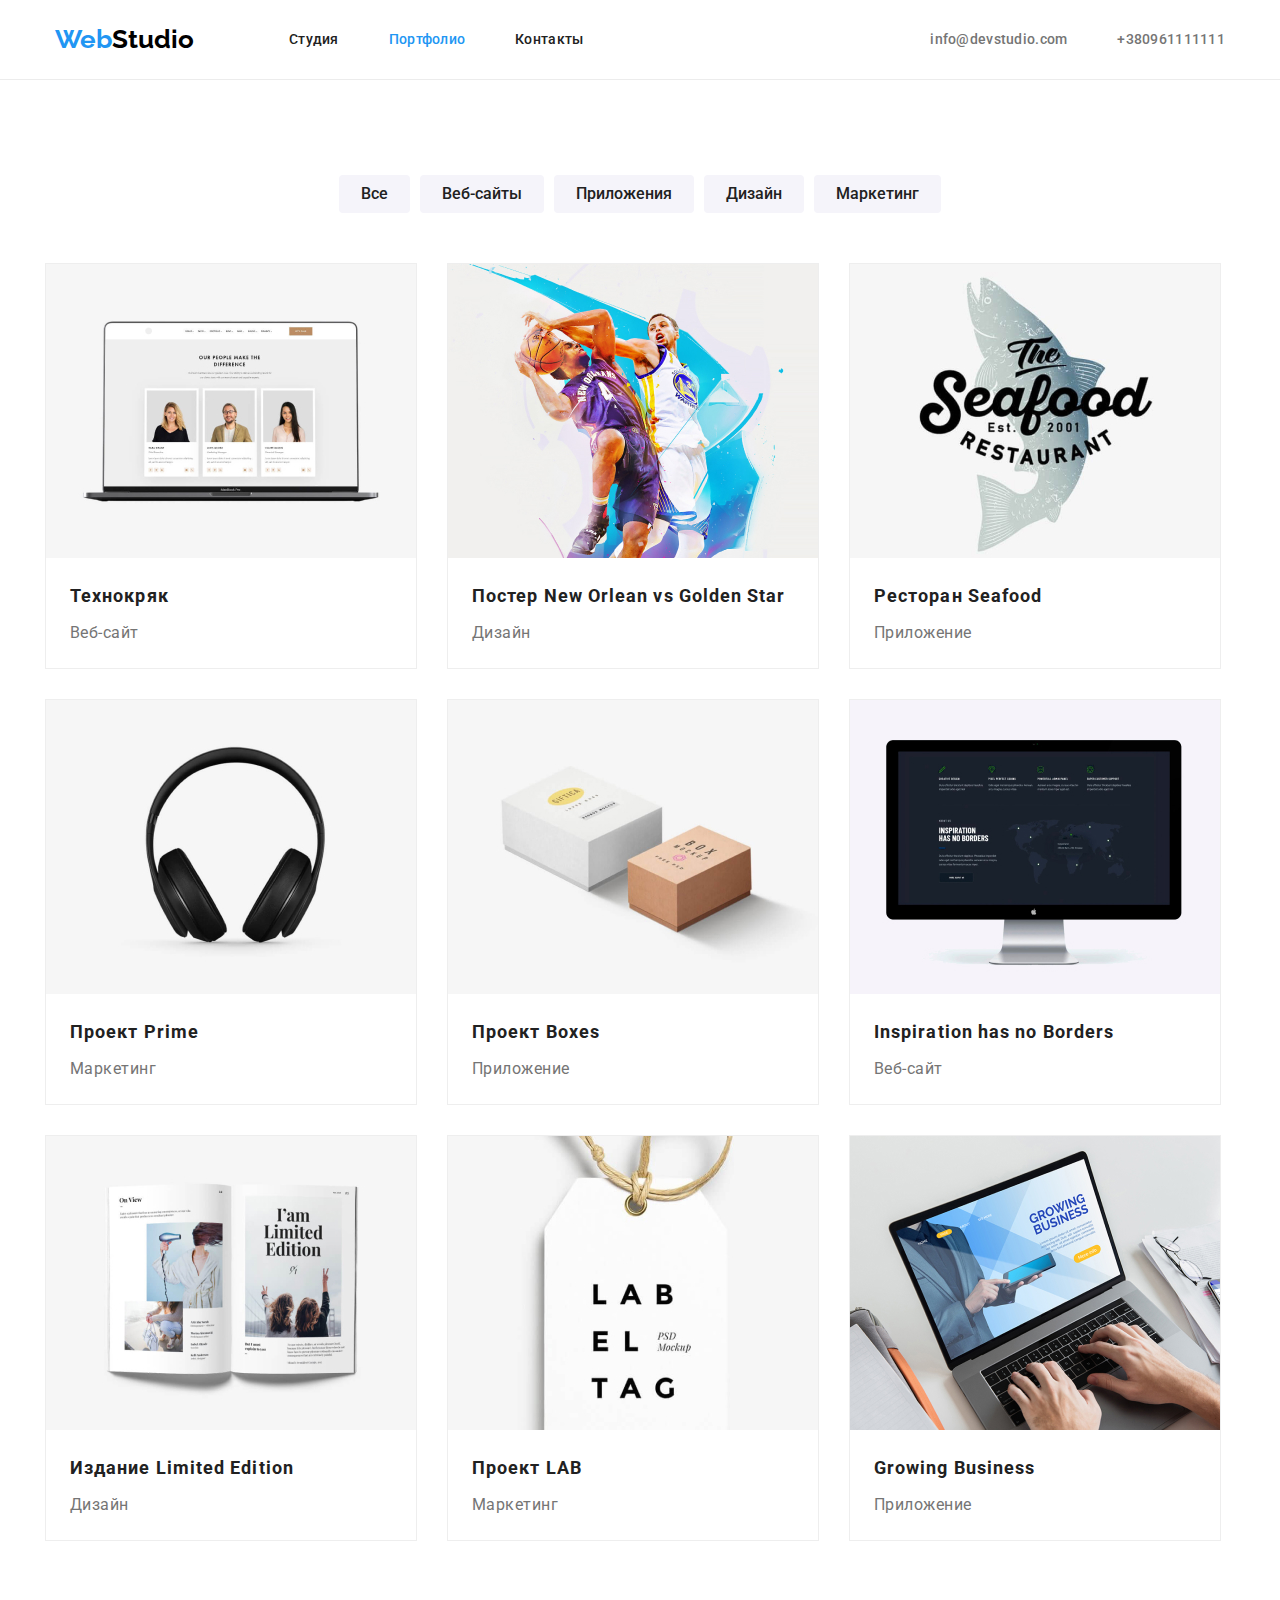
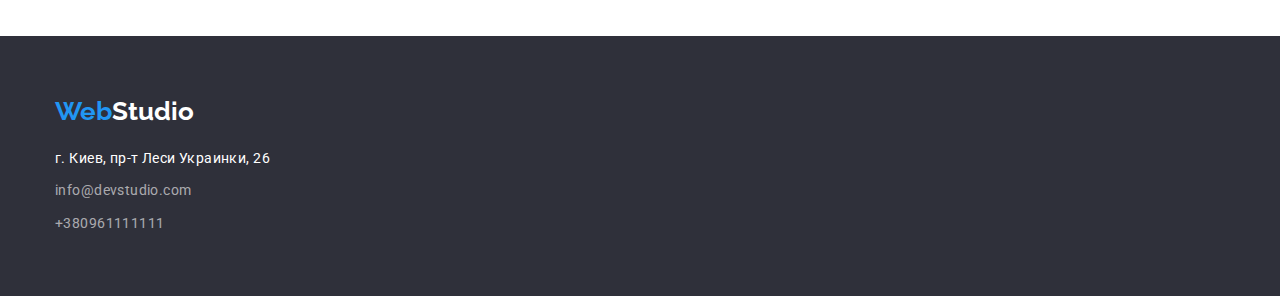
<file: portfolio.html>
<!DOCTYPE html>
<html lang="ru">

<head>
    <meta charset="UTF-8">
    <meta http-equiv="X-UA-Compatible" content="IE=edge">
    <meta name="viewport" content="width=device-width, initial-scale=1.0">
    <title>Portfolio</title>
    <link rel="preconnect" href="https://fonts.googleapis.com">
    <link rel="preconnect" href="https://fonts.gstatic.com" crossorigin>
    <link href="https://fonts.googleapis.com/css2?family=Raleway:wght@700&family=Roboto:wght@400;500;700;900&display=swap"
            rel="stylesheet">
    <link rel="stylesheet" href="https://cdnjs.cloudflare.com/ajax/libs/modern-normalize/1.0.0/modern-normalize.min.css" />
    <link rel="stylesheet" href="https://cdnjs.cloudflare.com/ajax/libs/modern-normalize/1.1.0/modern-normalize.min.css"
        integrity="sha512-wpPYUAdjBVSE4KJnH1VR1HeZfpl1ub8YT/NKx4PuQ5NmX2tKuGu6U/JRp5y+Y8XG2tV+wKQpNHVUX03MfMFn9Q=="
        crossorigin="anonymous" referrerpolicy="no-referrer" />
    <link href="./css/style.css" rel="stylesheet">
</head>
<body>
        <!--Шапка страницы-->
        
        <header class="header">
            <div class="container header-container">
        
                <nav class="top-navigation">
                    <a href="/" class="link logo">Web<span class="logo-studio">Studio</span></a>
                    <ul class="nav-list list">
                        <li class="nav-list-item">
                            <a class="link nav-list-link" href="./index.html">Cтудия</a>
                        </li>
                        <li class="nav-list-item">
                            <a class="link nav-list-link current" href="./portfolio.html">Портфолио</a>
                        </li>
                        <li class="nav-list-item">
                            <a class="link nav-list-link" href="/contacts">Контакты</a>
                        </li>
                    </ul>
                </nav>
                <ul class="nav-contacts list">
                    <li class="li-contact-mail">
                        <a class="link contact-mail" href="mailto:info@devstudio.com">info@devstudio.com</a>
                    </li>
                    <li>
                        <a class="link contact-tel" href="tel:+380961111111">+380961111111</a>
                    </li>
                </ul>
            </div>
        
        </header>
        <!--Уникальный контент страницы-->
        <main>
            <section class="project-section container">
                       <div class="section-menu-btn">
                            <ul class="list menu-btn-portfolio">
                                <li class="list-sorting-button">
                                    <button type="button" class="sorting-button">Все</button>
                                </li>
                                <li class="list-sorting-button">
                                    
                                    <button type="button" class="sorting-button">Веб-сайты</button>
                                </li>
                                <li class="list-sorting-button">
                                    
                                    <button type="button" class="sorting-button">Приложения</button>
                                </li>
                                <li class="list-sorting-button">
                                    <button type="button" class="sorting-button">Дизайн</button>
                                </li>
                                <li class="list-sorting-button">
                                    
                                    <button type="button" class="sorting-button">Маркетинг</button>
                                </li>
                            </ul>
                        </div>
                    
                <ul class="list projects-list">
                    <li  class="project-card">
                        <img src="./images/project-1.jpg" alt="Проект 1" width="370" >
                        <div class="project-text-block">
                            <h3  class="project-name">Технокряк</h3>
                            <p class="project-type">Веб-сайт</p>
                        </div>
                     </li>
                    <li class="project-card">
                        <img src="./images/project-2.jpg" alt="Проект 2" width="370" >
                        <div  class="project-text-block">
                            <h3  class="project-name">Постер New Orlean vs Golden Star</h3>
                            <p class="project-type">Дизайн</p>
                        </div>
                    </li>
                    <li class="project-card">
                        <img src="./images/project-3.jpg" alt="Проект 3" width="370" >
                        <div class="project-text-block">
                            <h3  class="project-name">Ресторан Seafood</h3>
                            <p class="project-type">Приложение</p>
                        </div>
                    </li>
                    <li class="project-card">
                        <img src="./images/project-4.jpg" alt="Проект 4" width="370">
                        <div class="project-text-block">
                            <h3  class="project-name">Проект Prime</h3>
                            <p class="project-type">Маркетинг</p>
                        </div>
                    </li>
                    <li class="project-card">
                        <img src="./images/project-5.jpg" alt="Проект 5" width="370" >
                        <div class="project-text-block">
                            <h3  class="project-name">Проект Boxes</h3>
                            <p class="project-type">Приложение</p>
                        </div>
                    </li>
                    <li class="project-card">
                        <img src="./images/project-6.jpg" alt="Проект 6" width="370" >
                        <div class="project-text-block">
                            <h3 class="project-name">Inspiration has no Borders</h3>
                            <p class="project-type">Веб-сайт</p>
                        </div>
                    </li>
                    <li class="project-card">
                        <img src="./images/project-7.jpg" alt="Проект 7" width="370" >
                        <div class="project-text-block">
                            <h3  class="project-name">Издание Limited Edition</h3>
                            <p class="project-type">Дизайн</p>
                        </div>
                   </li>
                    <li class="project-card">
                        <img src="./images/project-8.jpg" alt="Проект 8" width="370" >
                        <div class="project-text-block">
                            <h3  class="project-name">Проект LAB</h3>
                            <p class="project-type">Маркетинг</p>
                        </div>
                    </li>
                    <li class="project-card">
                        <img src="./images/project-9.jpg" alt="Проект 9" width="370" >
                        <div class="project-text-block">
                            <h3  class="project-name"> Growing Business</h3>
                            <p class="project-type">Приложение</p>
                        </div>
                    </li>
                   
                </ul>
                    
            </section>

        </main>

        <!--Подвал страницы-->
        <footer class="footer">
            <div class="container footer-section">
                <div class="logo-footer">
                    <a href="./index.html" class="link logo ">
                        Web<span class="logo-footer-studio">Studio</span>
                    </a>
                </div>
                <address class="footer-address">
                    <ul>
                        <li class="list-contacts">
                            <a href="https://goo.gl/maps/qbivKNQmzpoVFrAQ6" target="_blank" rel="noopener noreferrer"
                                class="link-address-map link">
                                г. Киев, пр-т Леси Украинки, 26</a>
                        </li>
                        <li class="list-contacts">
                            <a href="mailto:info@devstudio.com" class="link footer-contacts">info@devstudio.com</a>
                        </li>
                        <li class="list-contacts">
                            <a href="tel:+380961111111" class="link footer-contacts">+380961111111</a>
                        </li>
                    </ul>
</body>
</html>
</file>
<file: css/style.css>
:root {
  --accent-color: #2196f3;
  --title-color: #212121;
  --content-color: #ffffff;
  --first-font-family: "Roboto", sans-serif;
  --second-font-family: "Raleway", sans-serif;
}
body {
  font-family: var(--first-font-family);
  color: #212121;
}
h1,
h2,
h3,
h4,
p {
  margin-top: 0;
  margin-bottom: 0;
}
button {
  padding: 0;
  border: none;
  font: inherit;
  color: inherit;
  background-color: transparent;
}

ul,
ol {
  margin-top: 0;
  margin-bottom: 0;
  padding-left: 0;
  list-style: none;
}
img {
  display: block;
  max-width: 100%;
  height: auto;
}
.list {
  list-style: none;
}

.link {
  text-decoration: none;
}
.container {
  width: 1200px;
  padding-left: 15px;
  padding-right: 15px;
  margin-left: auto;
  margin-right: auto;
}
.section {
  /* padding-top: 94px; */
  padding-bottom: 94px;
}
/*======START HEADER=======*/
.header {
  padding-top: 24px;
  padding-bottom: 24px;
  border-bottom: 1px solid #ececec;
}
.header-container {
  display: flex;
  align-items: center;
  justify-content: space-between;
}
.top-navigation {
  display: flex;
  align-items: center;
}
.logo {
  font-family: var(--second-font-family);
  font-weight: 700;
  font-size: 26px;
  line-height: 1.19;
  color: var(--accent-color);
  margin-right: 95px;
}
.logo-studio {
  color: black;
}
.nav-list {
  display: flex;
  align-items: center;
}
.nav-list-item:not(:last-child) {
  margin-right: 50px;
}
.nav-list-link {
  font-weight: 500;
  font-size: 14px;
  line-height: 1.14;
  letter-spacing: 0.02em;
  color: var(--title-color);
}
.li-contact-mail {
  margin-right: 50px;
}
.nav-list-link:hover,
.nav-list-link:focus {
  color: var(--accent-color);
}
.nav-list-link.current {
  color: var(--accent-color);
}
.nav-contacts {
  display: flex;
}
.contact-mail,
.contact-tel {
  font-weight: 500;
  font-size: 14px;
  line-height: 1.14;
  letter-spacing: 0.02em;
  color: #757575;
}

.contact-mail:hover,
.contact-mail:focus {
  color: var(--accent-color);
}

.contact-tel:hover,
.contact-tel:focus {
  color: var(--accent-color);
}
/*======END HEADER=======*/

/*======START MAIN=======*/
.application {
  background-image: url(./images/background.jpg);
  background-color: #2f303a;
  padding-top: 200px;
  padding-bottom: 200px;
  justify-content: center;
}
.section-application {
  display: flex;
  justify-content: center;
}

.application-text {
  font-weight: 900;
  font-size: 44px;
  line-height: 1.36;
  text-align: center;
  letter-spacing: 0.06em;
  text-transform: uppercase;
  color: var(--content-color);
  margin-bottom: 30px;
}
.list-button-modal {
  text-align: center;
}
.button-modal {
  min-width: 200px;
  padding: 10px 30px 10px 30px;
  background: var(--accent-color);
  box-shadow: 0px 4px 4px rgba(0, 0, 0, 0.15);
  border-radius: 4px;
  cursor: pointer;

  font-weight: 700;
  font-size: 16px;
  line-height: 1.87;
  text-align: center;
  letter-spacing: 0.06em;
  color: var(--content-color);
}
.button-modal:hover,
.button-modal:focus {
  background: #188ce8;
}
.activity-card-list {
  display: flex;
}

.main-activity-section {
  padding-top: 94px;
  /* padding-bottom: 94px; */
}
.main-activity-list:not(:last-child) {
  margin-right: 30px;
}
.main-activity-list {
  width: 270px;
  text-align: left;
}
.main-activity-list-title {
  font-weight: 700;
  font-size: 14px;
  line-height: 1.14;
  letter-spacing: 0.03em;
  text-transform: uppercase;
  color: #212121;
  margin-bottom: 10px;
}
.main-activity-list-text {
  font-size: 14px;
  line-height: 1.71;
  letter-spacing: 0.03em;
  color: #757575;
}
.work-section {
  padding-bottom: 50px;
}
.list-of-servises {
  display: flex;
}
.title-list-of-services {
  font-weight: 700;
  font-size: 36px;
  line-height: 1.16;
  text-align: center;
  letter-spacing: 0.03em;
  color: var(--title-color);
  margin-bottom: 50px;
}
.work-img:not(:last-child) {
  margin-right: 30px;
}
.section-command {
  background: #f5f4fa;
  padding-top: 94px;
}

.command-list {
  display: flex;
}
.command-card {
  background: var(--content-color);
  box-shadow: 0px 1px 3px rgba(0, 0, 0, 0.12), 0px 1px 1px rgba(0, 0, 0, 0.14),
    0px 2px 1px rgba(0, 0, 0, 0.2);
  border-radius: 0px 0px 4px 4px;
}
.command-card:not(:last-child) {
  margin-right: 30px;
}
.command-text {
  padding-top: 30px;
  padding-bottom: 30px;
}
.title-command {
  font-weight: 700;
  font-size: 36px;
  line-height: 1.16;
  text-align: center;
  letter-spacing: 0.03em;
  color: var(--title-color);
  margin-bottom: 50px;
}

.command-name {
  font-weight: 500;
  font-size: 16px;
  line-height: 1.18;
  text-align: center;
  letter-spacing: 0.03em;
  color: var(--title-color);
  margin-bottom: 10px;
}
.command-profession {
  font-size: 16px;
  line-height: 1.18;
  text-align: center;
  letter-spacing: 0.03em;

  color: #757575;
}
/*======END MAIN=======*/

/*======START FOOTER=======*/
.footer {
  padding-top: 60px;
  padding-bottom: 60px;
}
.footer-address {
  font-size: 14px;
  line-height: 1.71;
  letter-spacing: 0.03em;
  color: var(--content-color);
}
.link-address-map {
  font-family: var(--first-font-family);
  font-style: normal;
  font-size: 14px;
  line-height: 1.7;
  letter-spacing: 0.03em;
  color: var(--content-color);
  margin-bottom: 9px;
}
.link-address-map:hover,
.link-address-map:focus {
  color: var(--accent-color);
}
.footer {
  background-color: #2f303a;
}
.logo-footer-studio {
  color: var(--content-color);
}
.logo-footer {
  margin-bottom: 20px;
}
.list-contacts:not(:last-child) {
  margin-bottom: 9px;
}
.footer-contacts {
  font-style: normal;
  font-size: 14px;
  line-height: 1.71;
  letter-spacing: 0.03em;
  color: rgba(255, 255, 255, 0.6);
}
.footer-contacts:hover,
.footer-contacts:focus {
  color: var(--accent-color);
}

/*======PAGE PORTFOLIO=======*/
/*======PORTFOLIO. START MAIN=======*/
.project-section {
  padding-top: 95px;
  padding-bottom: 95px;
}
.menu-btn-portfolio {
  display: flex;
  margin-bottom: 50px;
  justify-content: center;
  cursor: pointer;
}

.sorting-button {
  cursor: pointer;
}
.list-sorting-button {
  font-weight: 500;
  font-style: normal;
  font-size: 16px;
  line-height: 1.62;

  text-align: center;
  letter-spacing: 0.03em;
  color: var(--title-color);
  background: #f5f4fa;
  border-radius: 4px;
  padding: 6px 22px 6px 22px;
}

.list-sorting-button:not(:last-child) {
  margin-right: 10px;
}
.list-sorting-button:hover,
.list-sorting-button:focus {
  background: var(--accent-color);
  color: var(--content-color);
}

.projects-list {
  display: flex;
  flex-wrap: wrap;
  flex-basis: calc(100% - 90px / 3);
  margin-left: -40px;
  margin-top: -30px;
}

.project-card {
  text-align: left;
  margin-left: 30px;
  margin-top: 30px;
  border: 1px solid #eeeeee;
  box-sizing: border-box;
}
.project-text-block {
  padding-top: 20px;
  padding-bottom: 20px;
  padding-left: 24px;
  padding-right: 24px;
}

.project-name {
  font-weight: 700;
  font-size: 18px;
  line-height: 2;
  letter-spacing: 0.06em;
  color: var(--title-color);
  margin-bottom: 4px;
}
.project-type {
  font-weight: 400;
  font-size: 16px;
  line-height: 1.87;
  letter-spacing: 0.03em;
  color: #757575;
}
</file>
